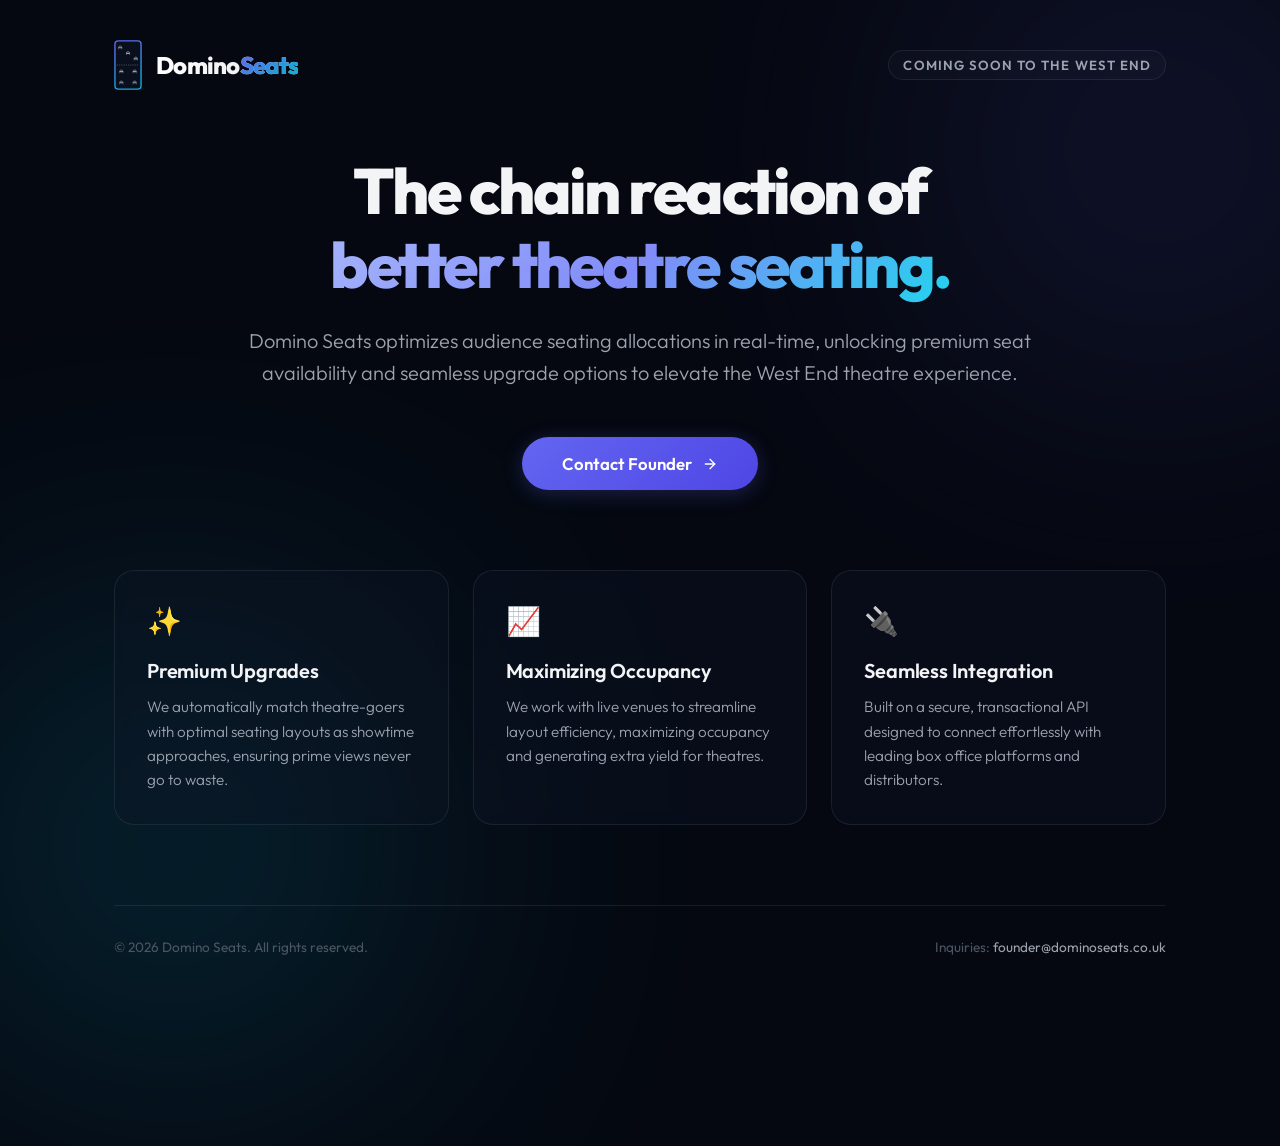
<file: index.html>
<!DOCTYPE html>
<html lang="en">
<head>
    <meta charset="UTF-8">
    <meta name="viewport" content="width=device-width, initial-scale=1.0">
    <title>Domino Seats — Premium West End Seating & Upgrades</title>
    <meta name="description" content="Unlock premium theatre upgrades. The smart way to experience West End theatre. Real-time availability and dynamic upgrades.">
    <!-- Google Fonts: Outfit -->
    <link rel="preconnect" href="https://fonts.googleapis.com">
    <link rel="preconnect" href="https://fonts.gstatic.com" crossorigin>
    <link href="https://fonts.googleapis.com/css2?family=Outfit:wght@300;400;600;800&display=swap" rel="stylesheet">
    <link rel="stylesheet" href="style.css">
</head>
<body>
    <!-- Background Glow Elements -->
    <div class="glow-orb orb-1"></div>
    <div class="glow-orb orb-2"></div>

    <div class="container">
        <!-- Header -->
        <header>
            <div class="logo">
                <!-- Custom Domino Seat Logo SVG -->
                <svg class="logo-svg" viewBox="0 0 50 90" fill="none" xmlns="http://www.w3.org/2000/svg">
                    <defs>
                        <!-- Define the miniature theatre seat template -->
                        <g id="mini-seat">
                            <!-- Seat backrest -->
                            <path d="M2,6 C2,3 8,3 8,6" stroke="currentColor" stroke-width="1.2" stroke-linecap="round"/>
                            <!-- Seat cushion -->
                            <rect x="1.5" y="6" width="7" height="2" rx="0.5" fill="currentColor"/>
                            <!-- Left and Right legs -->
                            <line x1="2" y1="8" x2="2" y2="10" stroke="currentColor" stroke-width="0.8"/>
                            <line x1="8" y1="8" x2="8" y2="10" stroke="currentColor" stroke-width="0.8"/>
                        </g>
                    </defs>
                    <!-- Outer Domino shell -->
                    <rect x="1.5" y="1.5" width="47" height="87" rx="6" stroke="url(#logo-gradient)" stroke-width="2.5" fill="rgba(13, 20, 38, 0.6)"/>
                    
                    <!-- Center Divider -->
                    <line x1="5" y1="45" x2="45" y2="45" stroke="currentColor" stroke-width="1.5" stroke-dasharray="2 2" opacity="0.5"/>
                    
                    <!-- Top Half: 3 Seats (Diagonally arranged) -->
                    <use href="#mini-seat" x="6" y="7" />
                    <use href="#mini-seat" x="20" y="17" />
                    <use href="#mini-seat" x="34" y="27" />
                    
                    <!-- Bottom Half: 4 Seats (Corner arranged) -->
                    <use href="#mini-seat" x="8" y="50" />
                    <use href="#mini-seat" x="32" y="50" />
                    <use href="#mini-seat" x="8" y="70" />
                    <use href="#mini-seat" x="32" y="70" />

                    <!-- Linear Gradient definition for the border -->
                    <linearGradient id="logo-gradient" x1="0" y1="0" x2="50" y2="90" gradientUnits="userSpaceOnUse">
                        <stop stop-color="#6366f1"/>
                        <stop offset="1" stop-color="#06b6d4"/>
                    </linearGradient>
                </svg>
                <span class="logo-text">Domino<span class="highlight">Seats</span></span>
            </div>
            <div class="badge">Coming Soon to the West End</div>
        </header>

        <!-- Main Hero Section -->
        <main class="hero">
            <h1 class="hero-title">
                The chain reaction of <br>
                <span class="gradient-text">better theatre seating.</span>
            </h1>
            <p class="hero-subtitle">
                Domino Seats optimizes audience seating allocations in real-time, unlocking premium seat availability and seamless upgrade options to elevate the West End theatre experience.
            </p>

            <!-- Clean Contact Trigger instead of non-functional form -->
            <div class="cta-container">
                <a href="mailto:founder@dominoseats.co.uk?subject=Partnership%20Inquiry%20-%20Domino%20Seats" class="cta-button">
                    <span>Contact Founder</span>
                    <svg class="arrow-icon" viewBox="0 0 24 24" fill="none" stroke="currentColor" stroke-width="2" stroke-linecap="round" stroke-linejoin="round">
                        <line x1="5" y1="12" x2="19" y2="12"></line>
                        <polyline points="12 5 19 12 12 19"></polyline>
                    </svg>
                </a>
            </div>
        </main>

        <!-- Features Grid -->
        <section class="features">
            <div class="feature-card">
                <div class="feature-icon">✨</div>
                <h3>Premium Upgrades</h3>
                <p>We automatically match theatre-goers with optimal seating layouts as showtime approaches, ensuring prime views never go to waste.</p>
            </div>
            <div class="feature-card">
                <div class="feature-icon">📈</div>
                <h3>Maximizing Occupancy</h3>
                <p>We work with live venues to streamline layout efficiency, maximizing occupancy and generating extra yield for theatres.</p>
            </div>
            <div class="feature-card">
                <div class="feature-icon">🔌</div>
                <h3>Seamless Integration</h3>
                <p>Built on a secure, transactional API designed to connect effortlessly with leading box office platforms and distributors.</p>
            </div>
        </section>

        <!-- Footer -->
        <footer>
            <p>&copy; 2026 Domino Seats. All rights reserved.</p>
            <p class="contact-email">Inquiries: <a href="mailto:founder@dominoseats.co.uk">founder@dominoseats.co.uk</a></p>
        </footer>
    </div>
</body>
</html>
</file>
<file: style.css>
/* Modern Design System for Domino Seats */

:root {
    --bg-color: #050811;
    --card-bg: rgba(13, 20, 38, 0.4);
    --border-color: rgba(255, 255, 255, 0.08);
    --text-primary: #f3f4f6;
    --text-secondary: #9ca3af;
    --accent-glow: #6366f1;
    --accent-glow-secondary: #06b6d4;
    --font-sans: 'Outfit', -apple-system, BlinkMacSystemFont, "Segoe UI", Roboto, sans-serif;
}

* {
    box-sizing: border-box;
    margin: 0;
    padding: 0;
}

body {
    background-color: var(--bg-color);
    color: var(--text-primary);
    font-family: var(--font-sans);
    overflow-x: hidden;
    min-height: 100vh;
    display: flex;
    flex-direction: column;
    justify-content: center;
    position: relative;
}

/* Background Glow Orbs for High Aesthetics */
.glow-orb {
    position: absolute;
    border-radius: 50%;
    filter: blur(140px);
    z-index: 0;
    opacity: 0.35;
    pointer-events: none;
}

.orb-1 {
    width: 500px;
    height: 500px;
    background: radial-gradient(circle, var(--accent-glow) 0%, rgba(99,102,241,0) 70%);
    top: -10%;
    right: -10%;
}

.orb-2 {
    width: 600px;
    height: 600px;
    background: radial-gradient(circle, var(--accent-glow-secondary) 0%, rgba(6,182,212,0) 70%);
    bottom: -15%;
    left: -10%;
}

.container {
    max-width: 1100px;
    width: 100%;
    margin: 0 auto;
    padding: 40px 24px;
    position: relative;
    z-index: 1;
    display: flex;
    flex-direction: column;
    min-height: 100vh;
}

/* Header & Logo */
header {
    display: flex;
    justify-content: space-between;
    align-items: center;
    margin-bottom: 64px;
}

.logo {
    display: flex;
    align-items: center;
    gap: 14px;
    font-weight: 800;
    font-size: 1.5rem;
    letter-spacing: -0.03em;
    cursor: pointer;
}

/* Custom SVG Domino Logo Styling & Micro-animation */
.logo-svg {
    width: 28px;
    height: 50px;
    color: var(--text-secondary);
    transition: transform 0.4s cubic-bezier(0.34, 1.56, 0.64, 1);
}

.logo:hover .logo-svg {
    transform: rotate(12deg) translateY(-2px);
    color: var(--text-primary);
}

.logo-text {
    background: linear-gradient(to right, #ffffff, #e5e7eb);
    -webkit-background-clip: text;
    -webkit-text-fill-color: transparent;
}

.highlight {
    background: linear-gradient(135deg, var(--accent-glow), var(--accent-glow-secondary));
    -webkit-background-clip: text;
    -webkit-text-fill-color: transparent;
}

.badge {
    background: rgba(255, 255, 255, 0.02);
    border: 1px solid var(--border-color);
    padding: 6px 14px;
    border-radius: 9999px;
    font-size: 0.825rem;
    font-weight: 600;
    color: var(--text-secondary);
    letter-spacing: 0.08em;
    text-transform: uppercase;
}

/* Hero Section */
.hero {
    text-align: center;
    max-width: 800px;
    margin: 0 auto 80px auto;
    display: flex;
    flex-direction: column;
    align-items: center;
}

.hero-title {
    font-size: clamp(2.5rem, 5vw, 4.25rem);
    font-weight: 800;
    line-height: 1.15;
    letter-spacing: -0.04em;
    margin-bottom: 24px;
}

.gradient-text {
    background: linear-gradient(135deg, #a5b4fc 0%, #818cf8 50%, #22d3ee 100%);
    -webkit-background-clip: text;
    -webkit-text-fill-color: transparent;
}

.hero-subtitle {
    font-size: clamp(1.1rem, 2vw, 1.25rem);
    color: var(--text-secondary);
    line-height: 1.6;
    font-weight: 300;
    margin-bottom: 40px;
}

/* CTA Button Styling */
.cta-container {
    display: flex;
    justify-content: center;
    margin-top: 8px;
}

.cta-button {
    text-decoration: none;
    background: linear-gradient(135deg, var(--accent-glow) 0%, #4f46e5 100%);
    color: #ffffff;
    border: none;
    outline: none;
    padding: 16px 40px;
    border-radius: 9999px;
    font-weight: 600;
    font-size: 1.05rem;
    cursor: pointer;
    display: flex;
    align-items: center;
    gap: 10px;
    transition: transform 0.2s ease, opacity 0.2s ease, box-shadow 0.2s ease;
    font-family: var(--font-sans);
    box-shadow: 0 4px 20px rgba(99, 102, 241, 0.25);
}

.cta-button:hover {
    transform: translateY(-2px);
    opacity: 0.95;
    box-shadow: 0 6px 24px rgba(99, 102, 241, 0.35);
}

.arrow-icon {
    width: 16px;
    height: 16px;
    transition: transform 0.2s ease;
}

.cta-button:hover .arrow-icon {
    transform: translateX(4px);
}

/* Features Grid */
.features {
    display: grid;
    grid-template-columns: repeat(auto-fit, minmax(300px, 1fr));
    gap: 24px;
    margin-bottom: 80px;
}

.feature-card {
    background: var(--card-bg);
    border: 1px solid var(--border-color);
    padding: 32px;
    border-radius: 20px;
    backdrop-filter: blur(8px);
    transition: transform 0.3s ease, border-color 0.3s ease, box-shadow 0.3s ease;
}

.feature-card:hover {
    transform: translateY(-4px);
    border-color: rgba(255, 255, 255, 0.12);
    box-shadow: 0 10px 30px rgba(0, 0, 0, 0.2);
}

.feature-icon {
    font-size: 1.75rem;
    margin-bottom: 20px;
}

.feature-card h3 {
    font-size: 1.25rem;
    font-weight: 600;
    margin-bottom: 12px;
    letter-spacing: -0.01em;
}

.feature-card p {
    color: var(--text-secondary);
    line-height: 1.6;
    font-size: 0.95rem;
    font-weight: 300;
}

/* Footer styling */
footer {
    margin-top: auto;
    border-top: 1px solid var(--border-color);
    padding-top: 32px;
    display: flex;
    justify-content: space-between;
    align-items: center;
    color: #4b5563;
    font-size: 0.85rem;
    flex-wrap: wrap;
    gap: 16px;
}

.contact-email a {
    color: var(--text-secondary);
    text-decoration: none;
    transition: color 0.2s ease;
}

.contact-email a:hover {
    color: var(--accent-glow-secondary);
}

/* Responsive adjustments */
@media (max-width: 640px) {
    header {
        flex-direction: column;
        gap: 16px;
        margin-bottom: 40px;
    }
    
    .cta-button {
        width: 100%;
        justify-content: center;
        padding: 14px 32px;
    }
    
    footer {
        flex-direction: column;
        text-align: center;
    }
}
</file>
